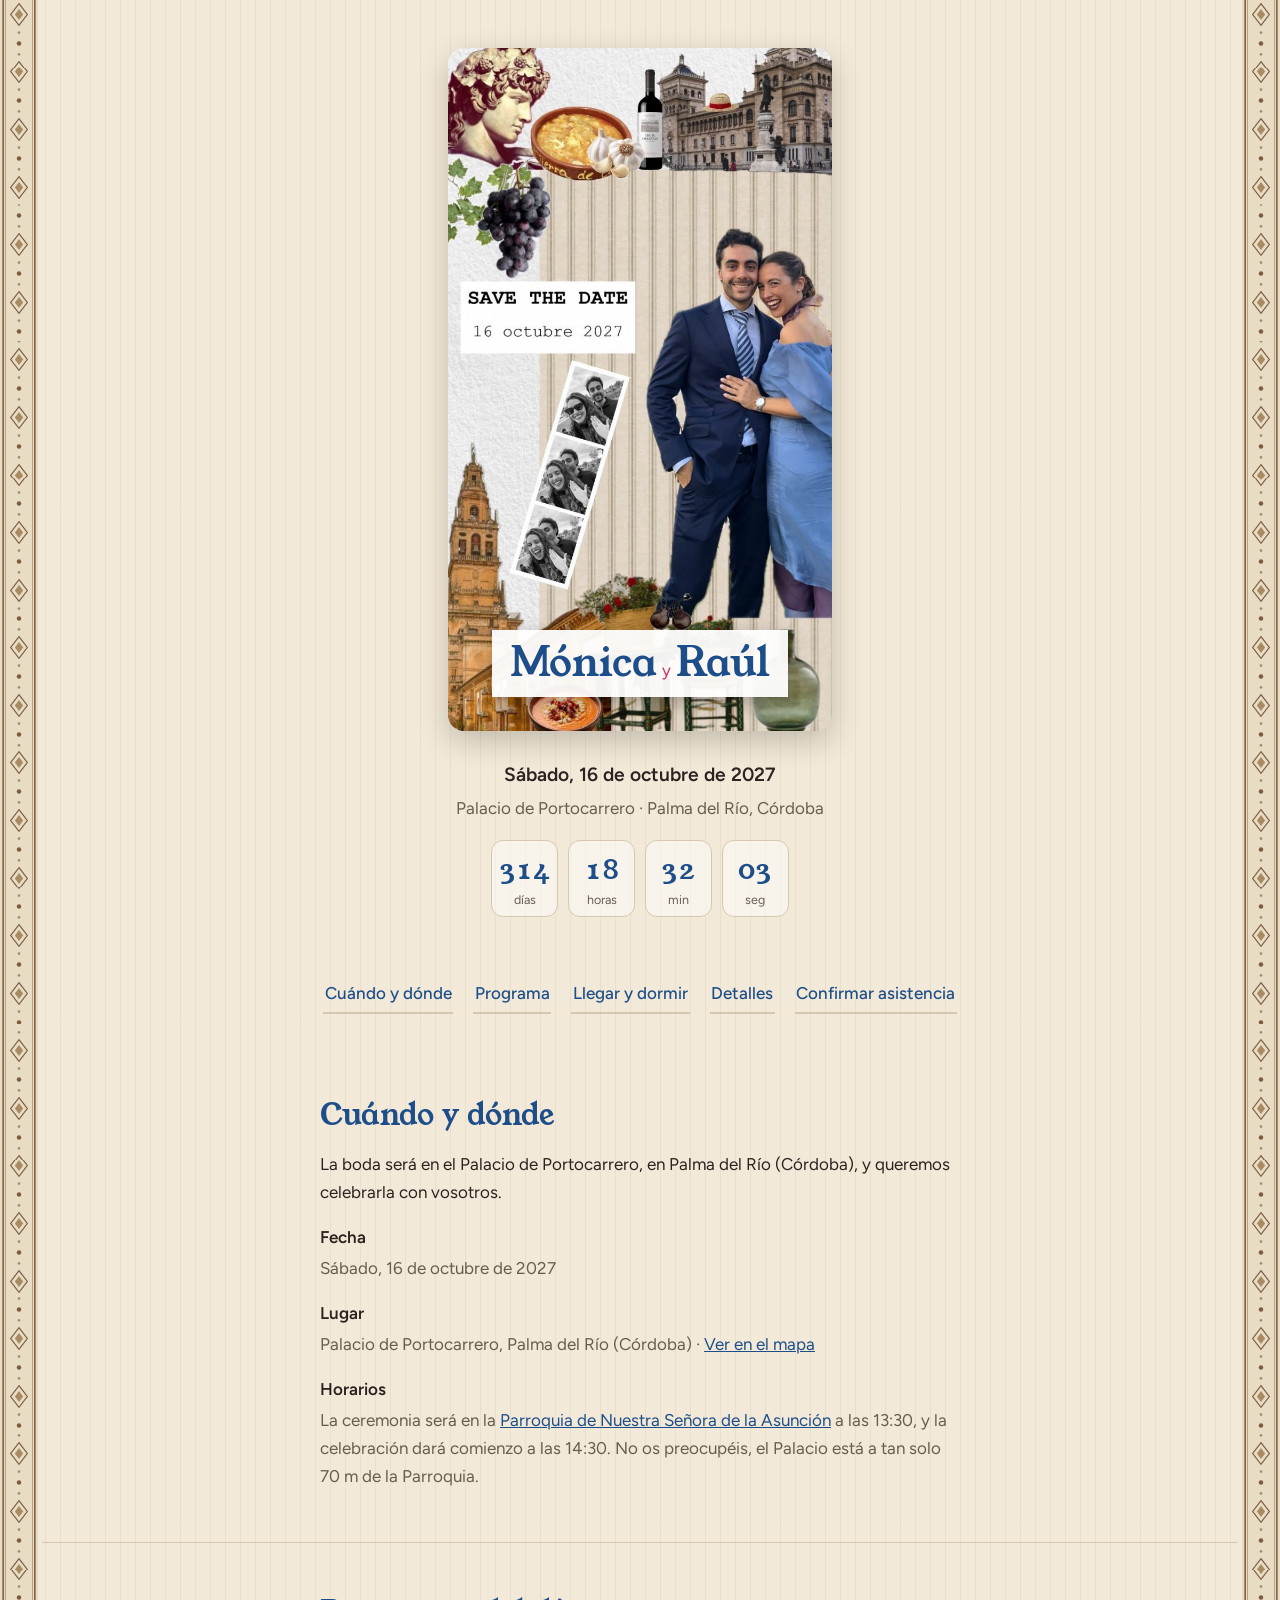
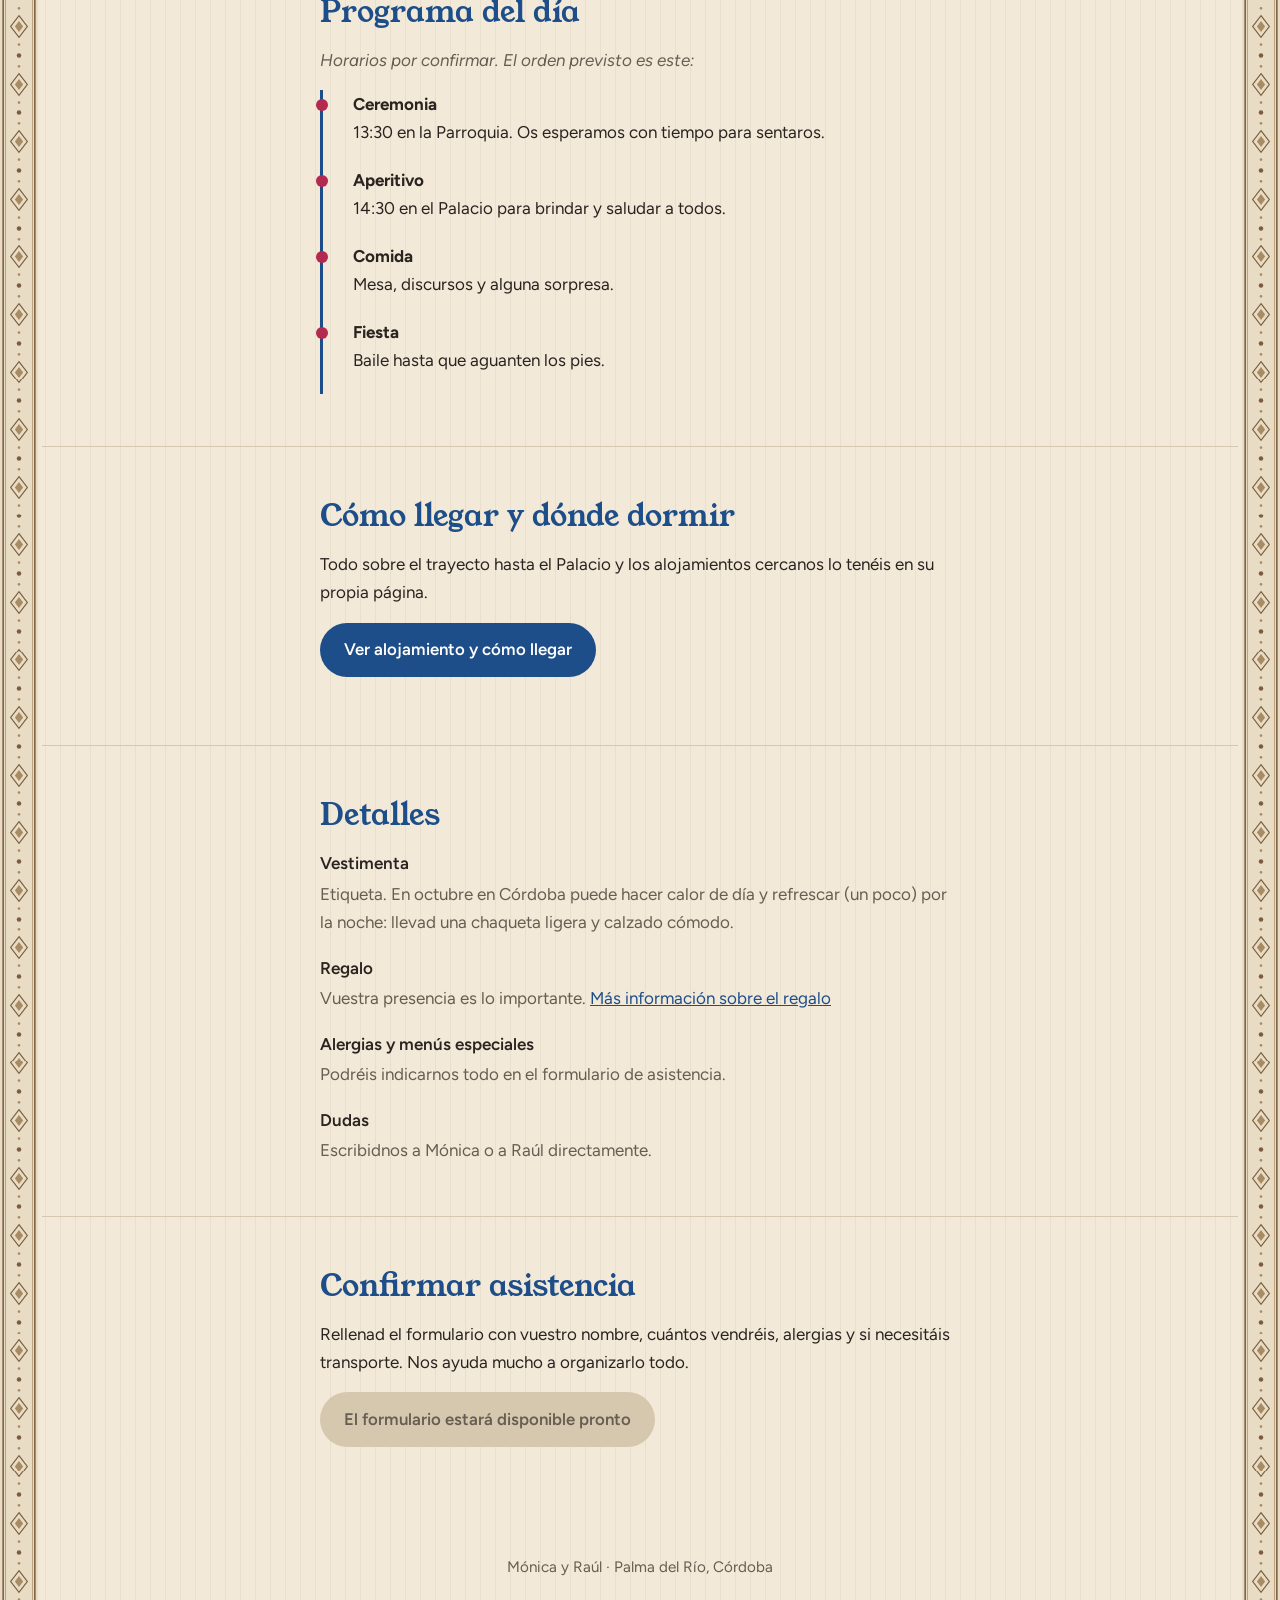
<file: index.html>
<!DOCTYPE html>
<html lang="es">
<head>
<meta charset="utf-8">
<meta name="viewport" content="width=device-width, initial-scale=1, viewport-fit=cover">
<title>Mónica y Raúl · Nuestra boda</title>
<link rel="preconnect" href="https://fonts.googleapis.com">
<link rel="preconnect" href="https://fonts.gstatic.com" crossorigin>
<link href="https://fonts.googleapis.com/css2?family=Young+Serif&family=Figtree:wght@400;500;600&display=swap" rel="stylesheet">
<link rel="stylesheet" href="estilos.css">
</head>
<body>
<header class="hero">
  <div class="marco" id="marco">
  <img class="portada" id="portada" width="828" height="1472" alt="Mónica y Raúl. Save the date: 16 de octubre de 2027" hidden>
  <div class="arco">
    <svg viewBox="0 0 300 400" role="img" aria-label="Arco de herradura">
      <path d="M26 400V215A132 132 0 1 1 274 215V400" fill="none" stroke="var(--azul)" stroke-width="16"/>
      <path d="M26 400V215A132 132 0 1 1 274 215V400" fill="none" stroke="var(--bg)" stroke-width="16" stroke-dasharray="17 17"/>
      <path d="M52 400V218A106 106 0 1 1 248 218V400" fill="none" stroke="var(--geranio)" stroke-width="2"/>
    </svg>
    <div class="texto"><h1>Mónica<span class="y">y</span>Raúl</h1></div>
  </div>
  </div>
  <p class="fecha" id="fecha">Fecha por confirmar</p>
  <p class="lugar">Palacio de Portocarrero · Palma del Río, Córdoba</p>
  <ul class="cuenta" id="cuenta" role="timer" aria-label="Cuenta atrás hasta la boda" hidden><li><b>0</b><span>días</span></li><li><b>00</b><span>horas</span></li><li><b>00</b><span>min</span></li><li><b>00</b><span>seg</span></li></ul>
  <p class="hoy" id="hoy" hidden>¡Hoy es el gran día!</p>
</header>
<nav aria-label="Secciones">
  <a href="#donde">Cuándo y dónde</a><a href="#programa">Programa</a><a href="alojamiento.html">Llegar y dormir</a><a href="#detalles">Detalles</a><a href="#asistencia">Confirmar asistencia</a>
</nav>

<main>
<section id="donde"><div class="in">
  <h2>Cuándo y dónde</h2>
  <p>La boda será en el Palacio de Portocarrero, en Palma del Río (Córdoba), y queremos celebrarla con vosotros.</p>
  <dl>
    <dt>Fecha</dt><dd id="fecha2">Por confirmar</dd>
    <dt>Lugar</dt><dd>Palacio de Portocarrero, Palma del Río (Córdoba) · <a href="https://www.google.com/maps/search/?api=1&amp;query=Palacio+de+Portocarrero+Palma+del+R%C3%ADo" target="_blank" rel="noopener">Ver en el mapa</a></dd>
    <dt>Horarios</dt><dd>La ceremonia será en la <a href="https://www.google.com/maps/search/?api=1&amp;query=Parroquia+de+Nuestra+Se%C3%B1ora+de+la+Asunci%C3%B3n+Palma+del+R%C3%ADo" target="_blank" rel="noopener">Parroquia de Nuestra Señora de la Asunción</a> a las 13:30, y la celebración dará comienzo a las 14:30.
      No os preocupéis, el Palacio está a tan solo 70 m de la Parroquia.</dd>
  </dl>
</div></section>

<section id="programa"><div class="in">
  <h2>Programa del día</h2>
  <p class="pend">Horarios por confirmar. El orden previsto es este:</p>
  <ol class="prog">
    <li><b>Ceremonia</b>13:30 en la Parroquia. Os esperamos con tiempo para sentaros.</li>
    <li><b>Aperitivo</b>14:30 en el Palacio para brindar y saludar a todos.</li>
    <li><b>Comida</b>Mesa, discursos y alguna sorpresa.</li>
    <li><b>Fiesta</b>Baile hasta que aguanten los pies.</li>
  </ol>
</div></section>

<section id="llegar"><div class="in">
  <h2>Cómo llegar y dónde dormir</h2>
  <p>Todo sobre el trayecto hasta el Palacio y los alojamientos cercanos lo tenéis en su propia página.</p>
  <p><a class="btn" href="alojamiento.html">Ver alojamiento y cómo llegar</a></p>
</div></section>

<section id="detalles"><div class="in">
  <h2>Detalles</h2>
  <dl>
    <dt>Vestimenta</dt><dd>Etiqueta. En octubre en Córdoba puede hacer calor de día y refrescar (un poco) por la noche: llevad una chaqueta ligera y calzado cómodo.</dd>
    <dt>Regalo</dt><dd>Vuestra presencia es lo importante. <a href="regalos.html">Más información sobre el regalo</a></dd>
    <dt>Alergias y menús especiales</dt><dd>Podréis indicarnos todo en el formulario de asistencia.</dd>
    <dt>Dudas</dt><dd>Escribidnos a Mónica o a Raúl directamente.</dd>
  </dl>
</div></section>

<section id="asistencia"><div class="in">
  <h2>Confirmar asistencia</h2>
  <p>Rellenad el formulario con vuestro nombre, cuántos vendréis, alergias y si necesitáis transporte. Nos ayuda mucho a organizarlo todo.</p>
  <p><a class="btn" id="btnForm" href="#asistencia" aria-disabled="true">El formulario estará disponible pronto</a></p>
</div></section>
</main>

<footer>Mónica y Raúl · Palma del Río, Córdoba</footer>

<script>
// Editar estos dos valores cuando estén definidos:
var FECHA = "2027-10-16T00:00:00";
var FORM_URL = "";     // enlace del Google Forms
var FOTO_MODO = "tarjeta"; // "tarjeta": la imagen completa sobre los nombres; "fondo": foto de fondo detrás de los nombres
var FOTO = "foto.jpg"; // foto subida junto a index.html; si no existe, se ve el arco solo
(function(){
  if (FECHA) {
    var d = new Date(FECHA);
    if (!isNaN(d)) {
      var txt = new Intl.DateTimeFormat("es-ES", {dateStyle:"full"}).format(d);
      txt = txt.charAt(0).toUpperCase() + txt.slice(1);
      document.getElementById("fecha").textContent = txt;
      document.getElementById("fecha2").textContent = txt;
      var c = document.getElementById("cuenta"), hoy = document.getElementById("hoy");
      var v = c.querySelectorAll("b");
      var pad = function(n){ return n < 10 ? "0" + n : "" + n; };
      var t;
      var tick = function(){
        var ms = d - new Date();
        if (ms <= 0) { c.hidden = true; clearInterval(t); if (ms > -86400000) hoy.hidden = false; return; }
        var sg = Math.floor(ms / 1000);
        v[0].textContent = Math.floor(sg / 86400);
        v[1].textContent = pad(Math.floor(sg % 86400 / 3600));
        v[2].textContent = pad(Math.floor(sg % 3600 / 60));
        v[3].textContent = pad(sg % 60);
        c.hidden = false;
      };
      t = setInterval(tick, 1000); tick();
    }
  }
  if (FOTO) {
    var im = new Image();
    im.onload = function(){
      var h = document.querySelector(".hero");
      if (FOTO_MODO === "fondo") {
        h.style.backgroundImage = "linear-gradient(rgba(10,20,35,.3),rgba(10,20,35,.68)), url('" + FOTO + "')";
        h.classList.add("foto");
      } else {
        var p = document.getElementById("portada");
        p.src = FOTO; p.hidden = false;
        h.classList.add("tarjeta");
      }
    };
    im.src = FOTO;
  }
  if (FORM_URL) {
    var b = document.getElementById("btnForm");
    b.href = FORM_URL; b.target = "_blank"; b.rel = "noopener";
    b.removeAttribute("aria-disabled");
    b.textContent = "Confirmar asistencia";
  }
})();
</script>
</body>
</html>
</file>
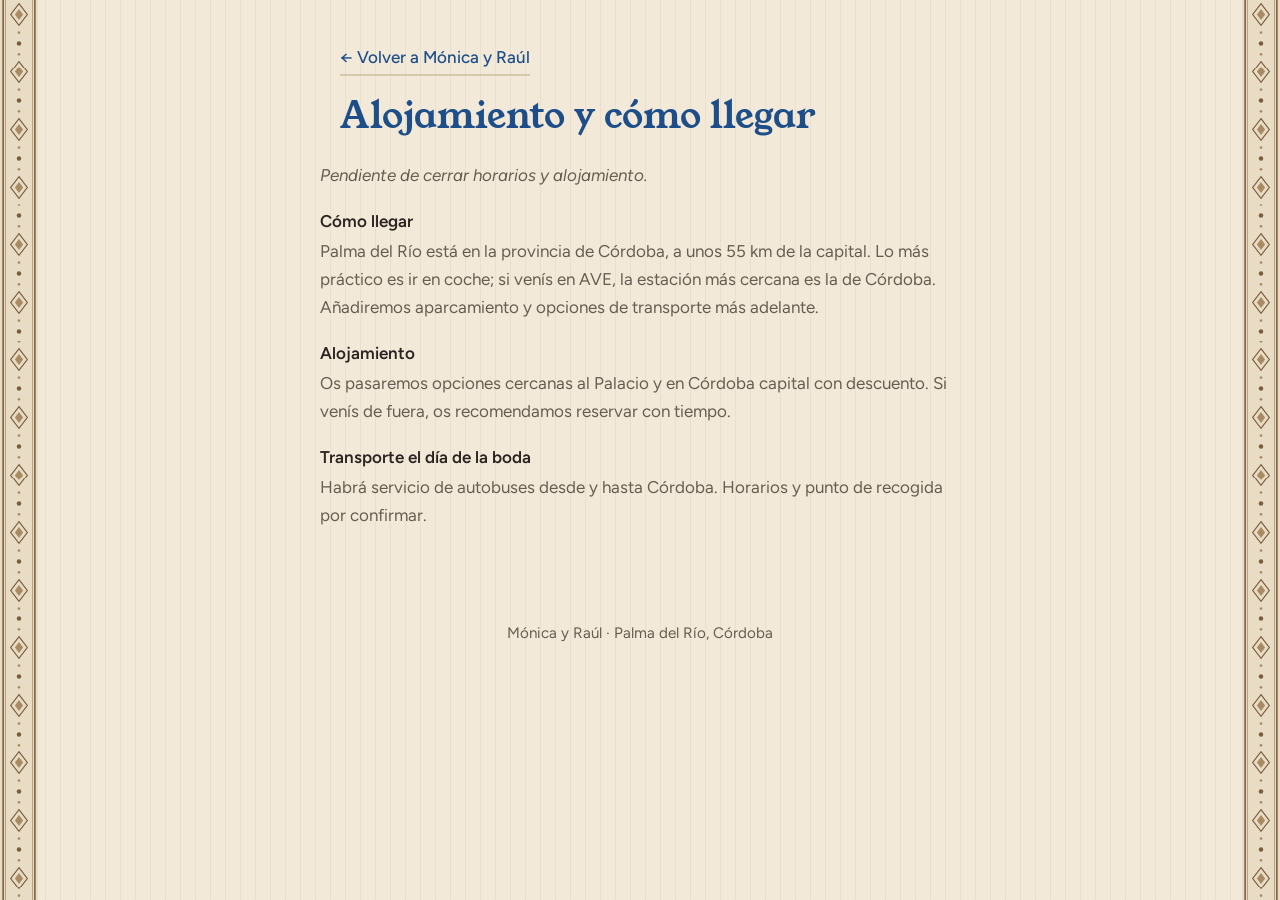
<file: alojamiento.html>
<!DOCTYPE html>
<html lang="es">
<head>
<meta charset="utf-8">
<meta name="viewport" content="width=device-width, initial-scale=1, viewport-fit=cover">
<title>Alojamiento y cómo llegar · Mónica y Raúl</title>
<link rel="preconnect" href="https://fonts.googleapis.com">
<link rel="preconnect" href="https://fonts.gstatic.com" crossorigin>
<link href="https://fonts.googleapis.com/css2?family=Young+Serif&family=Figtree:wght@400;500;600&display=swap" rel="stylesheet">
<link rel="stylesheet" href="estilos.css">
</head>
<body>
<header class="sub"><a class="volver" href="index.html">← Volver a Mónica y Raúl</a><h1>Alojamiento y cómo llegar</h1></header>
<section><div class="in">
  <p class="pend">Pendiente de cerrar horarios y alojamiento.</p>
  <dl>
    <dt>Cómo llegar</dt><dd>Palma del Río está en la provincia de Córdoba, a unos 55 km de la capital. Lo más práctico es ir en coche; si venís en AVE, la estación más cercana es la de Córdoba. Añadiremos aparcamiento y opciones de transporte más adelante.</dd>
    <dt>Alojamiento</dt><dd>Os pasaremos opciones cercanas al Palacio y en Córdoba capital con descuento. Si venís de fuera, os recomendamos reservar con tiempo.</dd>
    <dt>Transporte el día de la boda</dt><dd>Habrá servicio de autobuses desde y hasta Córdoba. Horarios y punto de recogida por confirmar.</dd>
  </dl>
</div></section>
<footer>Mónica y Raúl · Palma del Río, Córdoba</footer>
</body>
</html>
</file>
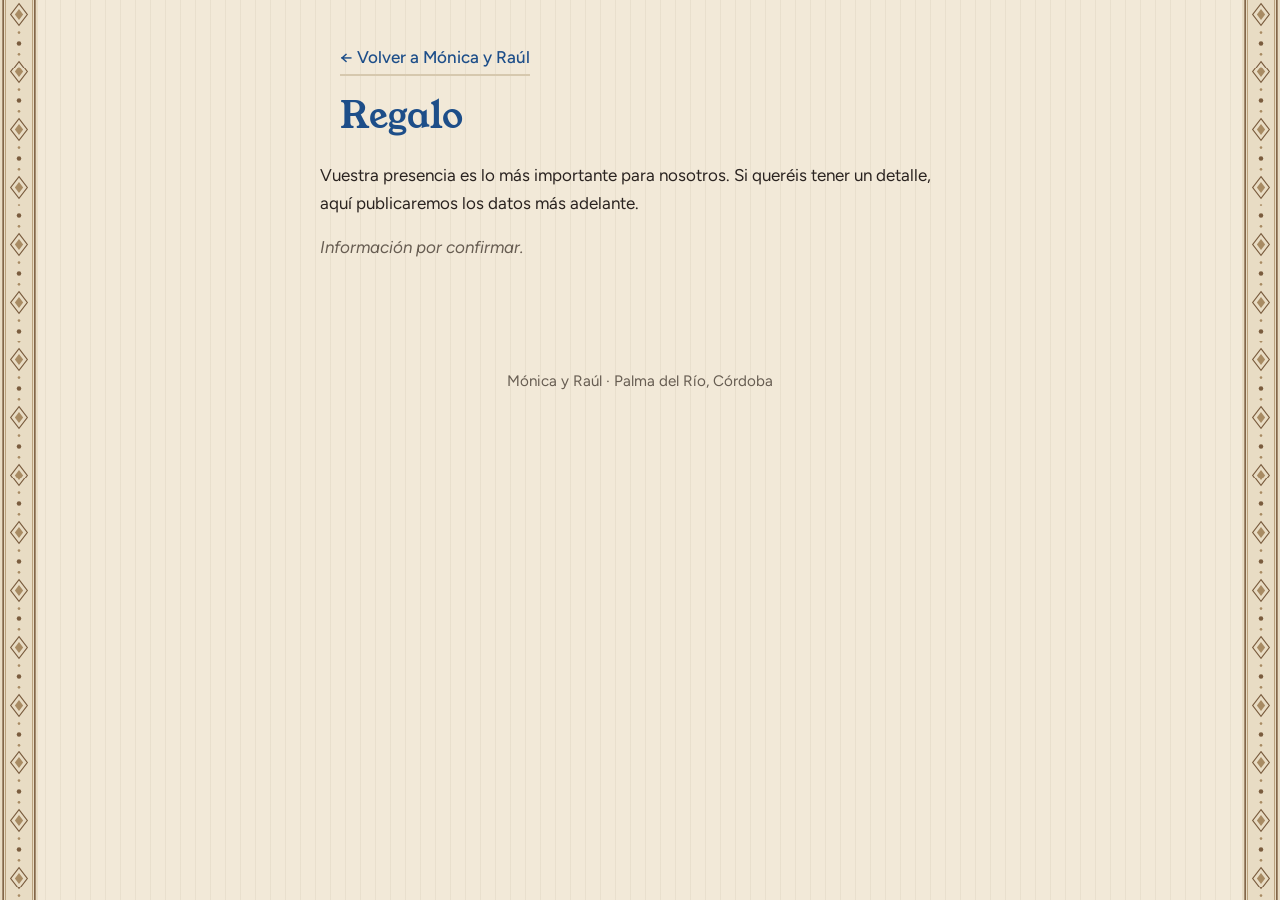
<file: regalos.html>
<!DOCTYPE html>
<html lang="es">
<head>
<meta charset="utf-8">
<meta name="viewport" content="width=device-width, initial-scale=1, viewport-fit=cover">
<title>Regalo · Mónica y Raúl</title>
<link rel="preconnect" href="https://fonts.googleapis.com">
<link rel="preconnect" href="https://fonts.gstatic.com" crossorigin>
<link href="https://fonts.googleapis.com/css2?family=Young+Serif&family=Figtree:wght@400;500;600&display=swap" rel="stylesheet">
<link rel="stylesheet" href="estilos.css">
</head>
<body>
<header class="sub"><a class="volver" href="index.html">← Volver a Mónica y Raúl</a><h1>Regalo</h1></header>
<section><div class="in">
  <p>Vuestra presencia es lo más importante para nosotros. Si queréis tener un detalle, aquí publicaremos los datos más adelante.</p>
  <p class="pend">Información por confirmar.</p>
</div></section>
<footer>Mónica y Raúl · Palma del Río, Córdoba</footer>
</body>
</html>
</file>
<file: estilos.css>
:root{--bg:#F2E9D8;--surface:#EADFC9;--ink:#2A2320;--muted:#675D52;--azul:#1D4E89;--geranio:#B3294F;--line:#D6C8AE;--onazul:#FFFFFF;--cw:clamp(24px,3vw,44px);color-scheme:light;
--cen:url("data:image/svg+xml,%3Csvg%20xmlns%3D%27http%3A//www.w3.org/2000/svg%27%20viewBox%3D%270%200%2032%2048%27%3E%3Crect%20width%3D%2732%27%20height%3D%2748%27%20fill%3D%27%23E8DCC4%27/%3E%3Crect%20x%3D%272%27%20width%3D%271.3%27%20height%3D%2748%27%20fill%3D%27%237A5C3E%27/%3E%3Crect%20x%3D%274.4%27%20width%3D%27.6%27%20height%3D%2748%27%20fill%3D%27%23A88B63%27/%3E%3Crect%20x%3D%2727%27%20width%3D%27.6%27%20height%3D%2748%27%20fill%3D%27%23A88B63%27/%3E%3Crect%20x%3D%2728.7%27%20width%3D%271.3%27%20height%3D%2748%27%20fill%3D%27%237A5C3E%27/%3E%3Cpolygon%20points%3D%2716%2C3%2023%2C12%2016%2C21%209%2C12%27%20fill%3D%27none%27%20stroke%3D%27%237A5C3E%27%20stroke-width%3D%271%27/%3E%3Cpolygon%20points%3D%2716%2C7.5%2019.5%2C12%2016%2C16.5%2012.5%2C12%27%20fill%3D%27%23A88B63%27/%3E%3Ccircle%20cx%3D%2716%27%20cy%3D%2727%27%20r%3D%271.1%27%20fill%3D%27%23A88B63%27/%3E%3Ccircle%20cx%3D%2716%27%20cy%3D%2736%27%20r%3D%271.9%27%20fill%3D%27%237A5C3E%27/%3E%3Ccircle%20cx%3D%2716%27%20cy%3D%2745%27%20r%3D%271.1%27%20fill%3D%27%23A88B63%27/%3E%3C/svg%3E");
box-sizing:border-box;padding-top:env(safe-area-inset-top,0px);padding-bottom:env(safe-area-inset-bottom,0px)}
html{scroll-padding-top:env(safe-area-inset-top,0px);background-color:var(--bg);
background-image:var(--cen),var(--cen),repeating-linear-gradient(90deg,rgba(110,90,60,.07) 0 1px,transparent 1px 15px);
background-repeat:repeat-y,repeat-y,repeat;background-position:left top,right top,0 0;background-size:var(--cw) auto,var(--cw) auto,auto}
*,*::before,*::after{box-sizing:border-box}
body{margin:0;padding:0 calc(var(--cw) + .2rem);color:var(--ink);font:400 1.0625rem/1.65 Figtree,system-ui,-apple-system,"Segoe UI",sans-serif}
h1,h2{font-family:"Young Serif",Georgia,"Times New Roman",serif;font-weight:400;line-height:1.1;margin:0}
a{color:var(--azul)}
:focus-visible{outline:3px solid var(--geranio);outline-offset:3px;border-radius:4px}
.hero{text-align:center;padding:3rem 1.25rem 3.5rem}
.arco{position:relative;width:min(100%,21rem);margin:0 auto}
.arco svg{display:block;width:100%;height:auto}
.arco .texto{position:absolute;inset:34% 0 auto 0;padding:0 12%}
.arco h1{font-size:clamp(2.1rem,9vw,3rem);color:var(--azul)}
.arco .y{display:block;font:400 1.05rem Figtree,sans-serif;color:var(--geranio);margin:.35rem 0}
.marco{position:relative}
.portada{display:block;width:100%;height:auto;border-radius:1rem;box-shadow:0 10px 30px rgba(0,0,0,.2)}
.portada[hidden]{display:none}
.hero.tarjeta .marco{width:min(100%,24rem);margin:0 auto 1.75rem}
.hero.tarjeta .arco{position:absolute;left:0;right:0;bottom:5%;width:auto;margin:0}
.hero.tarjeta .arco svg{display:none}
.hero.tarjeta .arco .texto{position:static;width:max-content;max-width:88%;margin:0 auto;padding:.7rem 1.1rem;background:rgba(255,255,255,.94);box-shadow:0 6px 18px rgba(0,0,0,.28)}
.hero.tarjeta h1{font-size:clamp(1.8rem,8.5vw,2.5rem);color:#1D4E89;white-space:nowrap}
.hero.tarjeta .y{display:inline;margin:0 .3em;color:#C8305A}
.hero.foto{background-size:cover;background-position:center;min-height:min(88svh,46rem);display:flex;flex-direction:column;justify-content:flex-end;padding-bottom:3rem;color:#fff}
.hero.foto .arco{width:auto}
.hero.foto .arco svg{display:none}
.hero.foto .arco .texto{position:static;padding:0}
.hero.foto h1{color:#fff;font-size:clamp(2.8rem,13vw,4.6rem);text-shadow:0 2px 16px rgba(0,0,0,.6)}
.hero.foto .y{color:#FFD3DE;text-shadow:0 1px 10px rgba(0,0,0,.6)}
.hero.foto .lugar{color:#fff}
.fecha{font-size:1.2rem;margin:1.75rem 0 .25rem;font-weight:600}
.lugar{color:var(--muted);margin:0}
.cuenta{display:flex;justify-content:center;gap:.6rem;margin:1.1rem 0 0;padding:0;list-style:none}
.cuenta[hidden],.hoy[hidden]{display:none}
.cuenta li{background:rgba(255,255,255,.5);min-width:4.2rem;padding:.55rem .4rem;border:1px solid var(--line);border-radius:.75rem;text-align:center;line-height:1.1}
.cuenta b{display:block;font:400 1.75rem "Young Serif",Georgia,serif;color:var(--azul);font-variant-numeric:tabular-nums}
.cuenta span{font-size:.78rem;color:var(--muted)}
.hoy{margin:1.1rem 0 0;color:var(--geranio);font-weight:600;font-size:1.2rem}
.hero.foto .cuenta li{border-color:rgba(255,255,255,.55);background:rgba(10,20,35,.35)}
.hero.foto .cuenta b{color:#fff}
.hero.foto .cuenta span,.hero.foto .hoy{color:#FFD3DE}
nav{display:flex;flex-wrap:wrap;gap:.5rem 1.25rem;justify-content:center;padding:0 1.25rem 2rem}
nav a{text-decoration:none;font-weight:500;padding:.35rem .1rem;border-bottom:2px solid var(--line)}
nav a:hover{border-color:var(--geranio)}
section{padding:3.25rem 1.25rem}
section+section{border-top:1px solid var(--line)}
.in{max-width:40rem;margin:0 auto}
h2{font-size:1.9rem;color:var(--azul);margin-bottom:1.1rem}
p{margin:0 0 1rem}
.pend{color:var(--muted);font-style:italic}
dl{margin:0}
dt{font-weight:600;margin-top:1.1rem}
dd{margin:.15rem 0 0;color:var(--muted)}
ol.prog{list-style:none;margin:0;padding:0 0 0 1.4rem;border-left:3px solid var(--azul)}
ol.prog li{position:relative;padding:0 0 1.25rem .5rem}
ol.prog li::before{content:"";position:absolute;left:-1.4rem;top:.55rem;width:.75rem;height:.75rem;margin-left:-.45rem;border-radius:50%;background:var(--geranio)}
ol.prog b{display:block}
.btn{display:inline-block;background:var(--azul);color:var(--onazul);padding:.85rem 1.5rem;border-radius:999px;font-weight:600;text-decoration:none;border:0;font-size:1.05rem}
.btn[aria-disabled="true"]{background:var(--line);color:var(--muted);pointer-events:none}
footer{text-align:center;padding:2.5rem 1.25rem 3rem;color:var(--muted);font-size:.95rem}
/* Subpáginas */
.sub{max-width:40rem;margin:0 auto;padding:2.5rem 1.25rem 0}
.sub .volver{display:inline-block;text-decoration:none;font-weight:500;margin-bottom:1.25rem;border-bottom:2px solid var(--line);padding:.2rem 0}
.sub .volver:hover{border-color:var(--geranio)}
.sub h1{font-size:2.3rem;color:var(--azul)}
.sub+section{border-top:0;padding-top:1.5rem}
</file>
